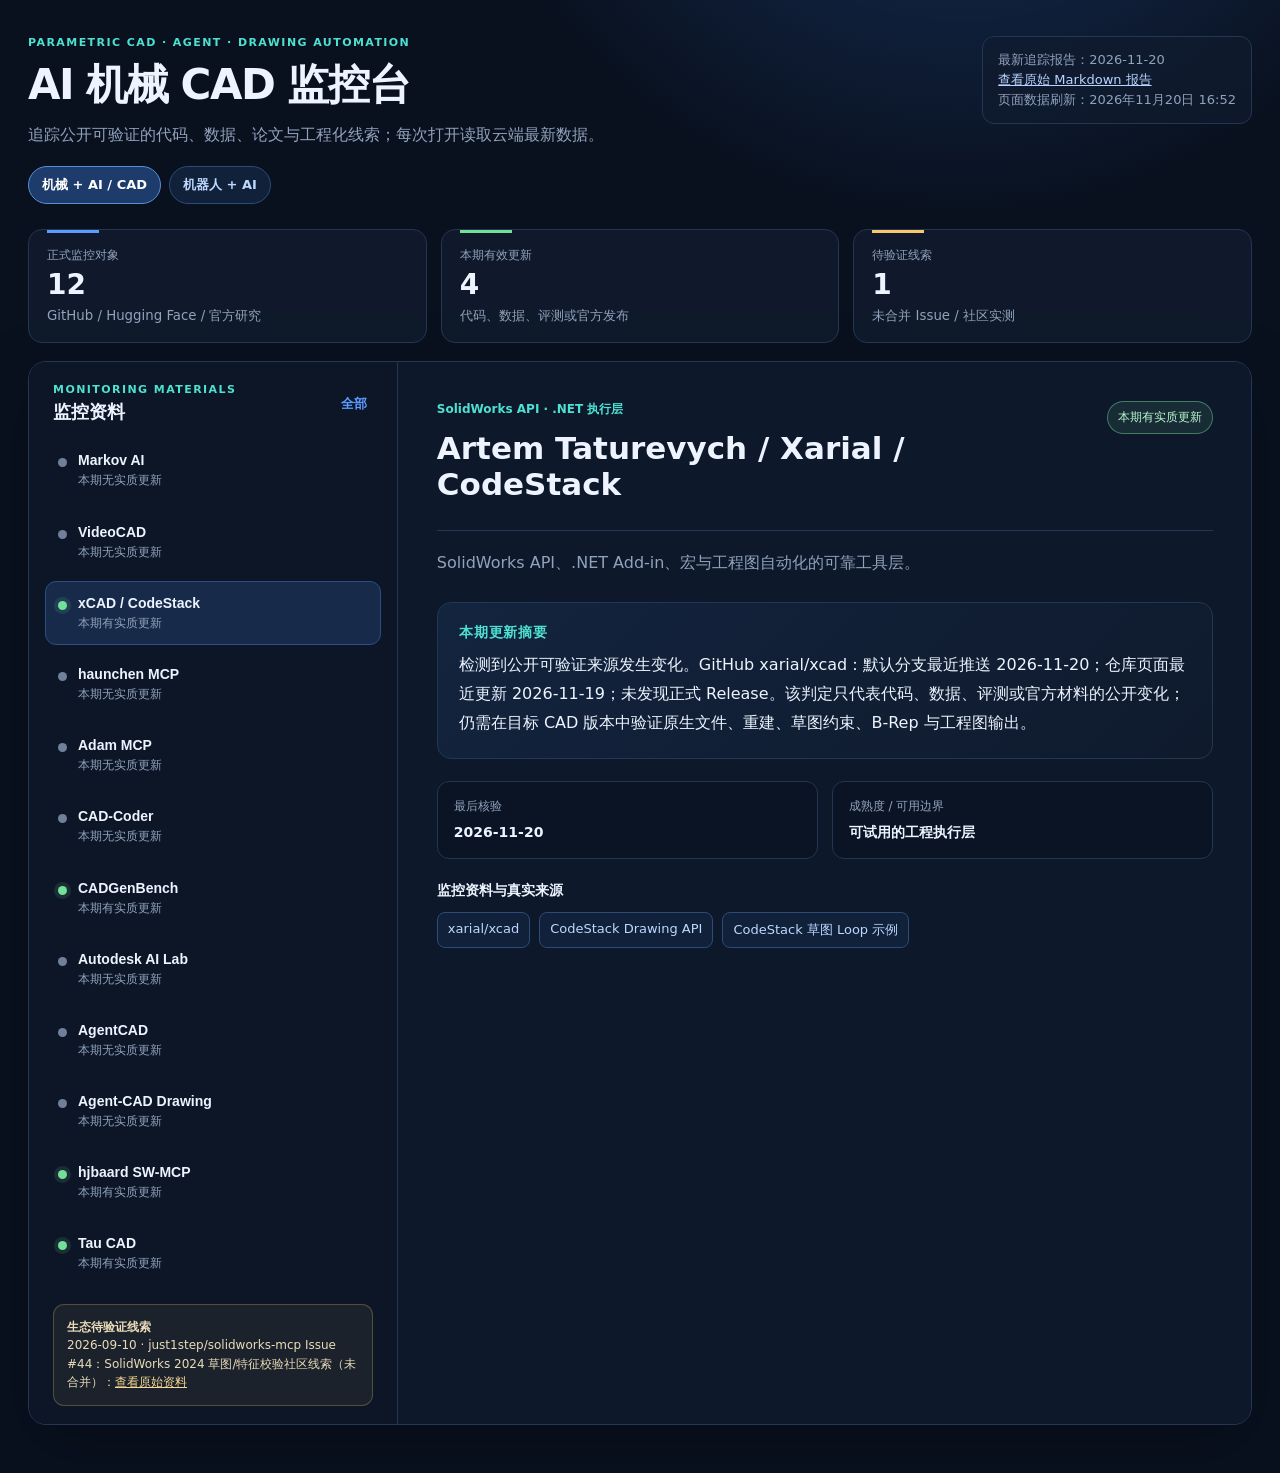
<file: docs/index.html>
<!doctype html>
<html lang="zh-CN">
<head>
  <meta charset="utf-8">
  <meta name="viewport" content="width=device-width, initial-scale=1">
  <meta name="theme-color" content="#0b1120">
  <title>AI 机械 CAD 监控台</title>
  <link rel="stylesheet" href="./styles.css">
</head>
<body data-track="mechanical_ai" data-data-url="./data/dashboard.json">
  <main class="app-shell">
    <header class="topbar">
      <div>
        <p class="eyebrow">PARAMETRIC CAD · AGENT · DRAWING AUTOMATION</p>
        <h1 id="page-title">AI 机械 CAD 监控台</h1>
        <p class="subtitle">追踪公开可验证的代码、数据、论文与工程化线索；每次打开读取云端最新数据。</p>
        <nav class="track-tabs" aria-label="监控方向"><a class="active" href="./">机械 + AI / CAD</a><a href="./robotics/">机器人 + AI</a></nav>
      </div>
      <div class="report-meta" id="report-meta" aria-live="polite"></div>
    </header>
    <section class="summary-row" aria-label="汇总状态"><div class="metric-card"><span class="metric-label">正式监控对象</span><strong id="monitor-count">—</strong><small>GitHub / Hugging Face / 官方研究</small></div><div class="metric-card good"><span class="metric-label">本期有效更新</span><strong id="update-count">—</strong><small>代码、数据、评测或官方发布</small></div><div class="metric-card watch"><span class="metric-label">待验证线索</span><strong id="signal-count">—</strong><small>未合并 Issue / 社区实测</small></div></section>
    <section class="workspace" aria-label="AI CAD 监控内容"><aside class="monitor-panel"><div class="panel-heading"><div><p class="eyebrow">MONITORING MATERIALS</p><h2>监控资料</h2></div><button id="show-all" class="text-button">全部</button></div><div id="monitor-list" class="monitor-list" role="list"></div><div class="signal-box" id="signal-box"></div></aside><section class="detail-panel" aria-live="polite"><div id="detail-content"></div></section></section>
  </main>
  <script src="./app.js"></script>
</body>
</html>
</file>
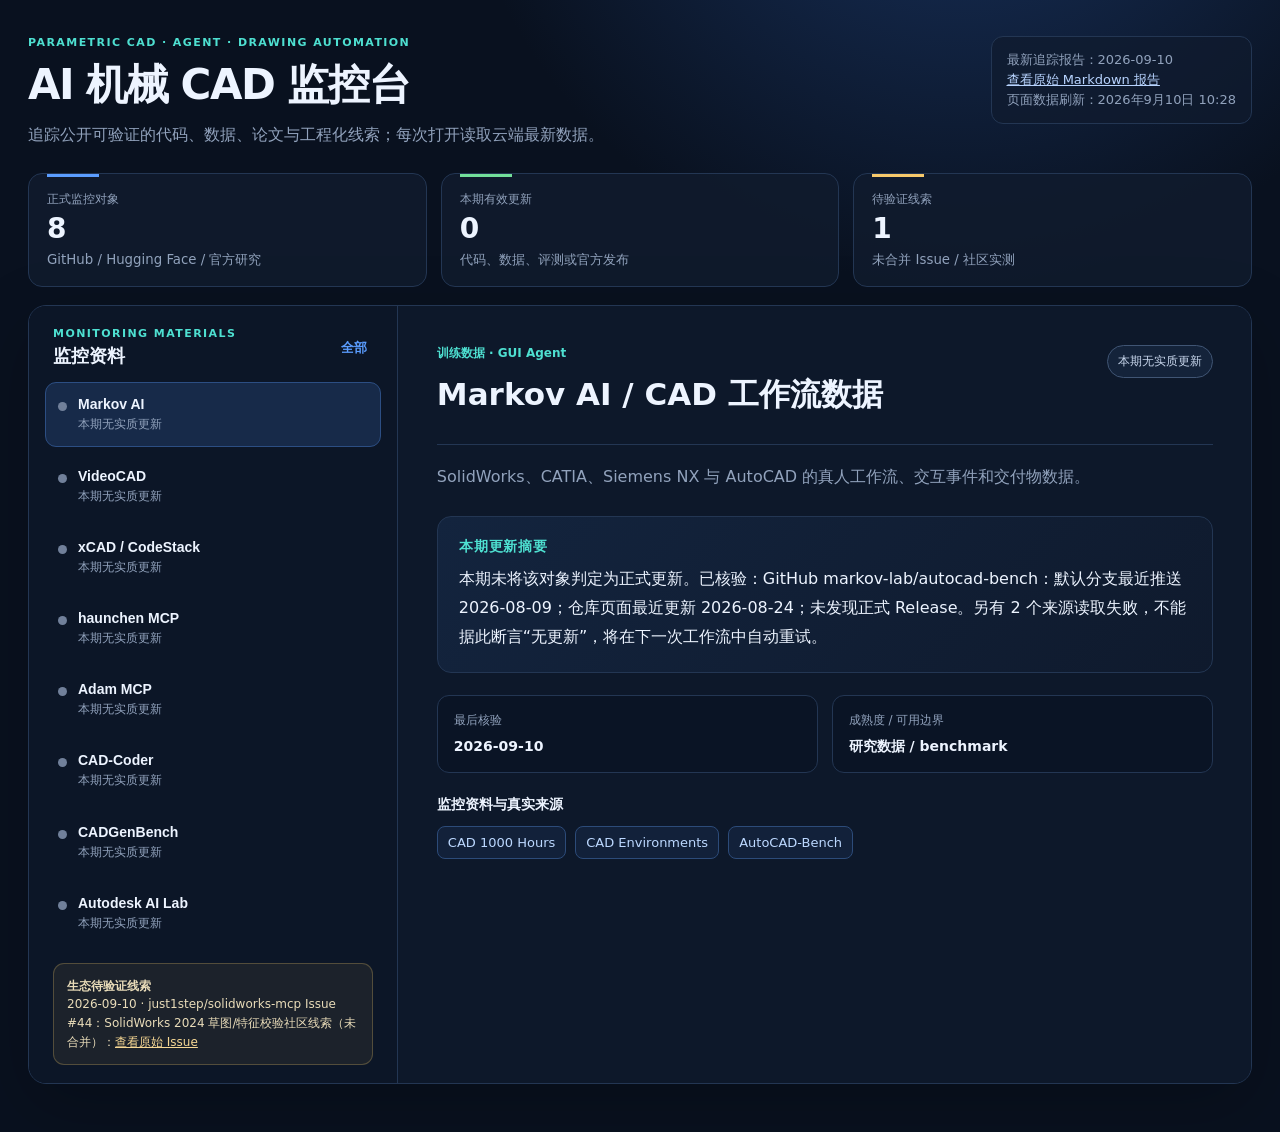
<file: site/index.html>
<!doctype html>
<html lang="zh-CN">
<head>
  <meta charset="utf-8">
  <meta name="viewport" content="width=device-width, initial-scale=1">
  <meta name="theme-color" content="#0b1120">
  <title>AI 机械 CAD 监控台</title>
  <link rel="stylesheet" href="./styles.css">
</head>
<body>
  <main class="app-shell">
    <header class="topbar">
      <div>
        <p class="eyebrow">PARAMETRIC CAD · AGENT · DRAWING AUTOMATION</p>
        <h1 id="page-title">AI 机械 CAD 监控台</h1>
        <p class="subtitle">追踪公开可验证的代码、数据、论文与工程化线索；每次打开读取云端最新数据。</p>
      </div>
      <div class="report-meta" id="report-meta" aria-live="polite"></div>
    </header>

    <section class="summary-row" aria-label="汇总状态">
      <div class="metric-card"><span class="metric-label">正式监控对象</span><strong id="monitor-count">—</strong><small>GitHub / Hugging Face / 官方研究</small></div>
      <div class="metric-card good"><span class="metric-label">本期有效更新</span><strong id="update-count">—</strong><small>代码、数据、评测或官方发布</small></div>
      <div class="metric-card watch"><span class="metric-label">待验证线索</span><strong id="signal-count">—</strong><small>未合并 Issue / 社区实测</small></div>
    </section>

    <section class="workspace" aria-label="AI CAD 监控内容">
      <aside class="monitor-panel">
        <div class="panel-heading">
          <div><p class="eyebrow">MONITORING MATERIALS</p><h2>监控资料</h2></div>
          <button id="show-all" class="text-button">全部</button>
        </div>
        <div id="monitor-list" class="monitor-list" role="list"></div>
        <div class="signal-box" id="signal-box"></div>
      </aside>

      <section class="detail-panel" aria-live="polite">
        <div id="detail-content"></div>
      </section>
    </section>
  </main>
  <template id="source-template"><a class="source-link" target="_blank" rel="noreferrer"></a></template>
  <script src="./app.js"></script>
</body>
</html>
</file>
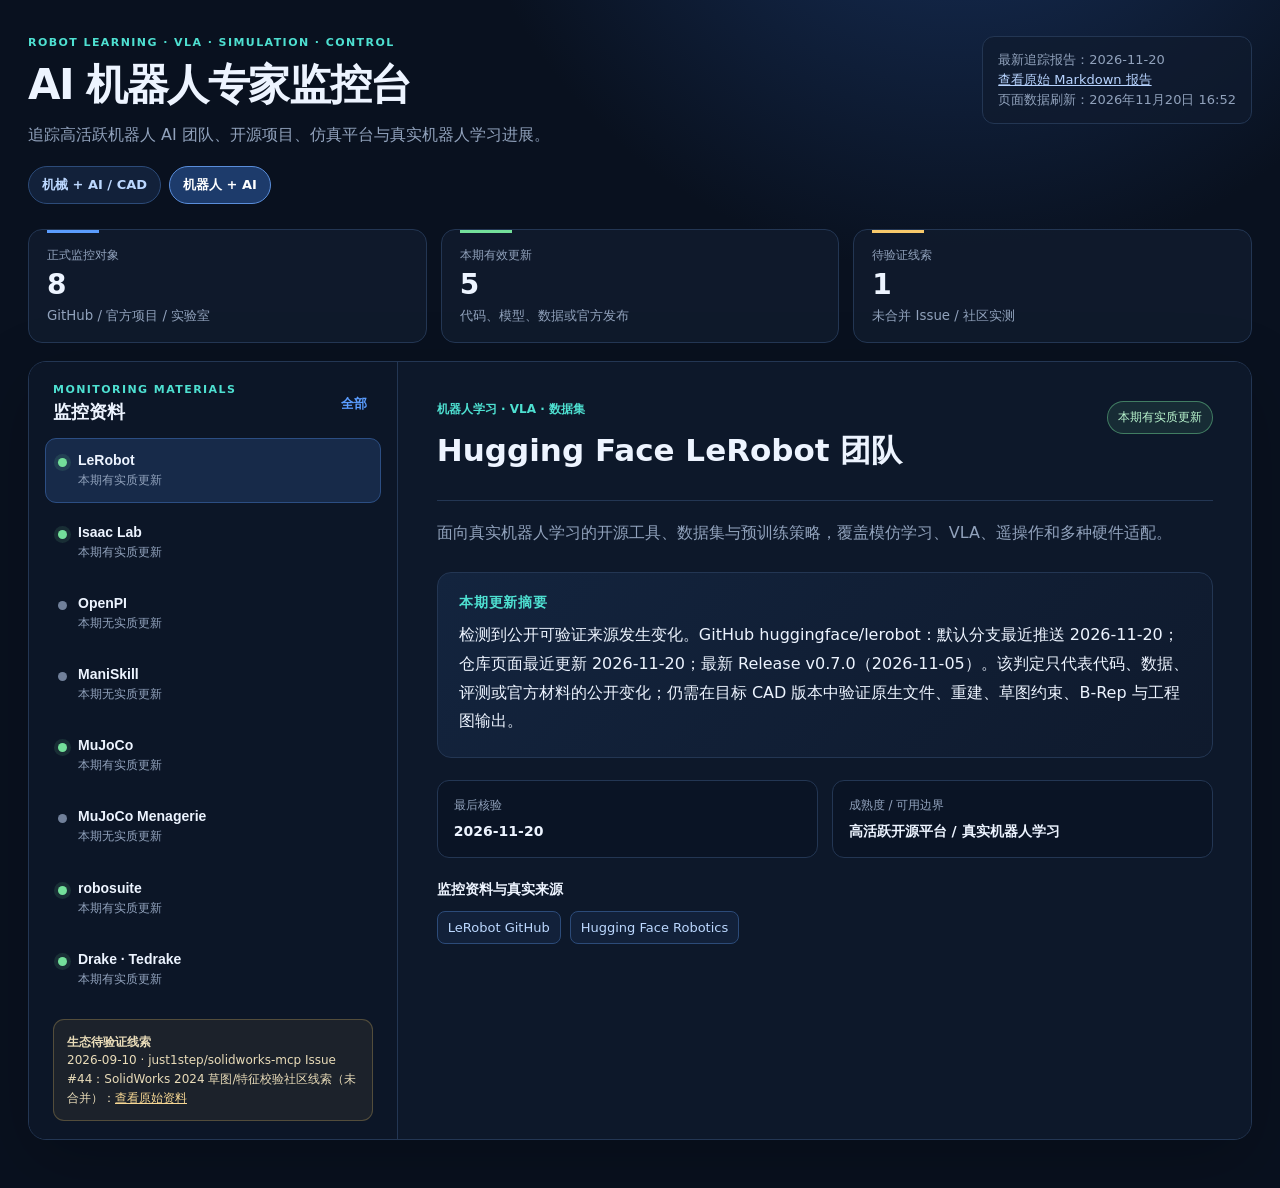
<file: docs/robotics/index.html>
<!doctype html>
<html lang="zh-CN">
<head>
  <meta charset="utf-8">
  <meta name="viewport" content="width=device-width, initial-scale=1">
  <meta name="theme-color" content="#0b1120">
  <title>AI 机器人专家监控台</title>
  <link rel="stylesheet" href="../styles.css">
</head>
<body data-track="robotics" data-data-url="../data/dashboard.json">
  <main class="app-shell">
    <header class="topbar">
      <div>
        <p class="eyebrow">ROBOT LEARNING · VLA · SIMULATION · CONTROL</p>
        <h1 id="page-title">AI 机器人专家监控台</h1>
        <p class="subtitle">追踪高活跃机器人 AI 团队、开源项目、仿真平台与真实机器人学习进展。</p>
        <nav class="track-tabs" aria-label="监控方向"><a href="../">机械 + AI / CAD</a><a class="active" href="./">机器人 + AI</a></nav>
      </div>
      <div class="report-meta" id="report-meta" aria-live="polite"></div>
    </header>
    <section class="summary-row" aria-label="汇总状态"><div class="metric-card"><span class="metric-label">正式监控对象</span><strong id="monitor-count">—</strong><small>GitHub / 官方项目 / 实验室</small></div><div class="metric-card good"><span class="metric-label">本期有效更新</span><strong id="update-count">—</strong><small>代码、模型、数据或官方发布</small></div><div class="metric-card watch"><span class="metric-label">待验证线索</span><strong id="signal-count">—</strong><small>未合并 Issue / 社区实测</small></div></section>
    <section class="workspace" aria-label="AI 机器人监控内容"><aside class="monitor-panel"><div class="panel-heading"><div><p class="eyebrow">MONITORING MATERIALS</p><h2>监控资料</h2></div><button id="show-all" class="text-button">全部</button></div><div id="monitor-list" class="monitor-list" role="list"></div><div class="signal-box" id="signal-box"></div></aside><section class="detail-panel" aria-live="polite"><div id="detail-content"></div></section></section>
  </main>
  <script src="../app.js"></script>
</body>
</html>
</file>
<file: docs/styles.css>
:root { color-scheme: dark; --bg:#09111f; --panel:#101b2e; --panel2:#0d1728; --line:#233653; --text:#edf4ff; --muted:#91a2bc; --blue:#5b9dff; --cyan:#4ee0d1; --yellow:#f7c96b; --red:#ff8c98; --green:#73df9a; }
* { box-sizing:border-box; }
body { margin:0; min-width:320px; background:radial-gradient(circle at 75% -20%, #193462 0, transparent 32rem), var(--bg); color:var(--text); font-family:"Segoe UI","Microsoft YaHei",system-ui,sans-serif; }
.app-shell { max-width:1540px; margin:0 auto; padding:36px 28px 48px; }
.topbar { display:flex; justify-content:space-between; gap:30px; align-items:flex-start; margin-bottom:25px; }
.eyebrow { color:var(--cyan); font-size:11px; letter-spacing:.13em; font-weight:700; margin:0 0 8px; }
h1,h2,h3,p { margin-top:0; } h1 { font-size:clamp(28px,4vw,42px); letter-spacing:-.035em; margin-bottom:9px; } h2 { margin:0; font-size:18px; } h3 { margin-bottom:9px; }
.subtitle { max-width:760px; margin-bottom:0; color:var(--muted); line-height:1.65; }
.report-meta { min-width:260px; border:1px solid var(--line); border-radius:12px; padding:13px 15px; background:rgba(16,27,46,.72); color:var(--muted); font-size:13px; line-height:1.55; }
.report-meta a { color:#b8d4ff; }
.summary-row { display:grid; grid-template-columns:repeat(3,minmax(0,1fr)); gap:14px; margin-bottom:18px; }
.metric-card { border:1px solid var(--line); background:rgba(16,27,46,.82); border-radius:14px; padding:17px 18px; position:relative; overflow:hidden; }
.metric-card::before { content:""; height:3px; width:52px; position:absolute; top:0; left:18px; background:var(--blue); }.metric-card.good::before{background:var(--green)}.metric-card.watch::before{background:var(--yellow)}
.metric-label { color:var(--muted); display:block; font-size:12px; }.metric-card strong{font-size:28px;display:block;margin:4px 0}.metric-card small{color:var(--muted)}
.workspace { min-height:610px; display:grid; grid-template-columns:minmax(300px, .78fr) minmax(0, 1.8fr); border:1px solid var(--line); border-radius:18px; overflow:hidden; box-shadow:0 22px 70px rgba(0,0,0,.22); }
.monitor-panel { background:rgba(13,23,40,.9); border-right:1px solid var(--line); padding:21px 16px 18px; }.panel-heading{display:flex;align-items:center;justify-content:space-between;padding:0 8px 14px}.panel-heading .eyebrow{margin-bottom:4px}.text-button{border:0;background:none;color:var(--blue);font-weight:700;cursor:pointer}
.monitor-list { display:grid; gap:7px; }.monitor-button { color:var(--text); text-align:left; background:transparent; border:1px solid transparent; border-radius:11px; padding:13px 12px; cursor:pointer; transition:.18s ease; display:grid; grid-template-columns:10px 1fr; gap:10px; }.monitor-button:hover{background:#13223b}.monitor-button.active{background:#172a49;border-color:#2c4e83}.state-dot{width:9px;height:9px;border-radius:50%;margin-top:6px;background:#71809a}.state-dot.updated{background:var(--green);box-shadow:0 0 0 4px rgba(115,223,154,.12)}.state-dot.watch_signal{background:var(--yellow);box-shadow:0 0 0 4px rgba(247,201,107,.1)}.monitor-button strong{font-size:14px;display:block}.monitor-button small{display:block;color:var(--muted);font-size:12px;margin-top:4px;line-height:1.35}
.signal-box{margin:18px 8px 0;padding:13px;border:1px solid rgba(247,201,107,.25);background:rgba(247,201,107,.065);border-radius:11px;color:#e9dcb9;font-size:12px;line-height:1.55}.signal-box a{color:#f7d894}
.detail-panel { background:rgba(16,27,46,.72); padding:clamp(22px,3vw,44px); }.detail-header{display:flex;justify-content:space-between;gap:18px;align-items:flex-start;border-bottom:1px solid var(--line);padding-bottom:21px}.detail-header h2{font-size:clamp(22px,3vw,31px);margin-bottom:7px}.category{color:var(--cyan);font-size:12px;font-weight:700}.status-badge{font-size:12px;white-space:nowrap;padding:7px 10px;border-radius:999px;border:1px solid #405574;color:#c9d7ed;background:#14233a}.status-badge.updated{color:#baf6cf;border-color:rgba(115,223,154,.45);background:rgba(115,223,154,.1)}.status-badge.watch_signal{color:#ffe1a0;border-color:rgba(247,201,107,.45);background:rgba(247,201,107,.1)}
.detail-desc{color:var(--muted);line-height:1.7;margin:18px 0 26px;max-width:850px}.summary-card{padding:21px;border:1px solid var(--line);border-radius:14px;background:linear-gradient(135deg,#13243e,#0f1a2d);margin-bottom:22px}.summary-card h3{font-size:14px;color:var(--cyan);letter-spacing:.06em;text-transform:uppercase}.summary-card p{white-space:pre-line;line-height:1.8;margin-bottom:0}.detail-grid{display:grid;grid-template-columns:repeat(2,minmax(0,1fr));gap:14px}.fact-box{background:rgba(7,15,28,.36);border:1px solid var(--line);border-radius:12px;padding:16px}.fact-box span{display:block;font-size:12px;color:var(--muted);margin-bottom:7px}.fact-box strong{font-size:14px}.sources{margin-top:23px}.sources h3{font-size:14px;margin-bottom:12px}.source-links{display:flex;flex-wrap:wrap;gap:9px}.source-link{border:1px solid #2c4b79;background:#12213a;border-radius:8px;padding:8px 10px;color:#bcd8ff;text-decoration:none;font-size:13px}.source-link:hover{background:#19325a}.all-updates{display:grid;gap:12px}.all-card{border:1px solid var(--line);background:rgba(7,15,28,.22);border-radius:12px;padding:15px;cursor:pointer}.all-card:hover{border-color:#3a629d}.all-card h3{font-size:16px;margin-bottom:6px}.all-card p{color:var(--muted);line-height:1.55;margin-bottom:0;font-size:13px}
@media (max-width:900px){.app-shell{padding:24px 16px}.topbar{display:block}.report-meta{margin-top:18px}.summary-row{grid-template-columns:1fr}.workspace{grid-template-columns:1fr}.monitor-panel{border-right:0;border-bottom:1px solid var(--line)}.monitor-list{grid-template-columns:repeat(2,minmax(0,1fr))}.detail-panel{padding:24px}.detail-grid{grid-template-columns:1fr}}
@media (max-width:560px){.monitor-list{grid-template-columns:1fr}.detail-header{display:block}.status-badge{display:inline-block;margin-top:12px}}
.track-tabs { display:flex; flex-wrap:wrap; gap:8px; margin-top:18px; }
.track-tabs a { display:inline-flex; align-items:center; padding:9px 13px; border:1px solid #2c4b79; border-radius:999px; background:#12213a; color:#bcd8ff; text-decoration:none; font-size:13px; font-weight:700; transition:.18s ease; }
.track-tabs a:hover, .track-tabs a.active { background:#1d3b6b; border-color:#5a8edb; color:#fff; }
</file>
<file: site/styles.css>
:root { color-scheme: dark; --bg:#09111f; --panel:#101b2e; --panel2:#0d1728; --line:#233653; --text:#edf4ff; --muted:#91a2bc; --blue:#5b9dff; --cyan:#4ee0d1; --yellow:#f7c96b; --red:#ff8c98; --green:#73df9a; }
* { box-sizing:border-box; }
body { margin:0; min-width:320px; background:radial-gradient(circle at 75% -20%, #193462 0, transparent 32rem), var(--bg); color:var(--text); font-family:"Segoe UI","Microsoft YaHei",system-ui,sans-serif; }
.app-shell { max-width:1540px; margin:0 auto; padding:36px 28px 48px; }
.topbar { display:flex; justify-content:space-between; gap:30px; align-items:flex-start; margin-bottom:25px; }
.eyebrow { color:var(--cyan); font-size:11px; letter-spacing:.13em; font-weight:700; margin:0 0 8px; }
h1,h2,h3,p { margin-top:0; } h1 { font-size:clamp(28px,4vw,42px); letter-spacing:-.035em; margin-bottom:9px; } h2 { margin:0; font-size:18px; } h3 { margin-bottom:9px; }
.subtitle { max-width:760px; margin-bottom:0; color:var(--muted); line-height:1.65; }
.report-meta { min-width:260px; border:1px solid var(--line); border-radius:12px; padding:13px 15px; background:rgba(16,27,46,.72); color:var(--muted); font-size:13px; line-height:1.55; }
.report-meta a { color:#b8d4ff; }
.summary-row { display:grid; grid-template-columns:repeat(3,minmax(0,1fr)); gap:14px; margin-bottom:18px; }
.metric-card { border:1px solid var(--line); background:rgba(16,27,46,.82); border-radius:14px; padding:17px 18px; position:relative; overflow:hidden; }
.metric-card::before { content:""; height:3px; width:52px; position:absolute; top:0; left:18px; background:var(--blue); }.metric-card.good::before{background:var(--green)}.metric-card.watch::before{background:var(--yellow)}
.metric-label { color:var(--muted); display:block; font-size:12px; }.metric-card strong{font-size:28px;display:block;margin:4px 0}.metric-card small{color:var(--muted)}
.workspace { min-height:610px; display:grid; grid-template-columns:minmax(300px, .78fr) minmax(0, 1.8fr); border:1px solid var(--line); border-radius:18px; overflow:hidden; box-shadow:0 22px 70px rgba(0,0,0,.22); }
.monitor-panel { background:rgba(13,23,40,.9); border-right:1px solid var(--line); padding:21px 16px 18px; }.panel-heading{display:flex;align-items:center;justify-content:space-between;padding:0 8px 14px}.panel-heading .eyebrow{margin-bottom:4px}.text-button{border:0;background:none;color:var(--blue);font-weight:700;cursor:pointer}
.monitor-list { display:grid; gap:7px; }.monitor-button { color:var(--text); text-align:left; background:transparent; border:1px solid transparent; border-radius:11px; padding:13px 12px; cursor:pointer; transition:.18s ease; display:grid; grid-template-columns:10px 1fr; gap:10px; }.monitor-button:hover{background:#13223b}.monitor-button.active{background:#172a49;border-color:#2c4e83}.state-dot{width:9px;height:9px;border-radius:50%;margin-top:6px;background:#71809a}.state-dot.updated{background:var(--green);box-shadow:0 0 0 4px rgba(115,223,154,.12)}.state-dot.watch_signal{background:var(--yellow);box-shadow:0 0 0 4px rgba(247,201,107,.1)}.monitor-button strong{font-size:14px;display:block}.monitor-button small{display:block;color:var(--muted);font-size:12px;margin-top:4px;line-height:1.35}
.signal-box{margin:18px 8px 0;padding:13px;border:1px solid rgba(247,201,107,.25);background:rgba(247,201,107,.065);border-radius:11px;color:#e9dcb9;font-size:12px;line-height:1.55}.signal-box a{color:#f7d894}
.detail-panel { background:rgba(16,27,46,.72); padding:clamp(22px,3vw,44px); }.detail-header{display:flex;justify-content:space-between;gap:18px;align-items:flex-start;border-bottom:1px solid var(--line);padding-bottom:21px}.detail-header h2{font-size:clamp(22px,3vw,31px);margin-bottom:7px}.category{color:var(--cyan);font-size:12px;font-weight:700}.status-badge{font-size:12px;white-space:nowrap;padding:7px 10px;border-radius:999px;border:1px solid #405574;color:#c9d7ed;background:#14233a}.status-badge.updated{color:#baf6cf;border-color:rgba(115,223,154,.45);background:rgba(115,223,154,.1)}.status-badge.watch_signal{color:#ffe1a0;border-color:rgba(247,201,107,.45);background:rgba(247,201,107,.1)}
.detail-desc{color:var(--muted);line-height:1.7;margin:18px 0 26px;max-width:850px}.summary-card{padding:21px;border:1px solid var(--line);border-radius:14px;background:linear-gradient(135deg,#13243e,#0f1a2d);margin-bottom:22px}.summary-card h3{font-size:14px;color:var(--cyan);letter-spacing:.06em;text-transform:uppercase}.summary-card p{white-space:pre-line;line-height:1.8;margin-bottom:0}.detail-grid{display:grid;grid-template-columns:repeat(2,minmax(0,1fr));gap:14px}.fact-box{background:rgba(7,15,28,.36);border:1px solid var(--line);border-radius:12px;padding:16px}.fact-box span{display:block;font-size:12px;color:var(--muted);margin-bottom:7px}.fact-box strong{font-size:14px}.sources{margin-top:23px}.sources h3{font-size:14px;margin-bottom:12px}.source-links{display:flex;flex-wrap:wrap;gap:9px}.source-link{border:1px solid #2c4b79;background:#12213a;border-radius:8px;padding:8px 10px;color:#bcd8ff;text-decoration:none;font-size:13px}.source-link:hover{background:#19325a}.all-updates{display:grid;gap:12px}.all-card{border:1px solid var(--line);background:rgba(7,15,28,.22);border-radius:12px;padding:15px;cursor:pointer}.all-card:hover{border-color:#3a629d}.all-card h3{font-size:16px;margin-bottom:6px}.all-card p{color:var(--muted);line-height:1.55;margin-bottom:0;font-size:13px}
@media (max-width:900px){.app-shell{padding:24px 16px}.topbar{display:block}.report-meta{margin-top:18px}.summary-row{grid-template-columns:1fr}.workspace{grid-template-columns:1fr}.monitor-panel{border-right:0;border-bottom:1px solid var(--line)}.monitor-list{grid-template-columns:repeat(2,minmax(0,1fr))}.detail-panel{padding:24px}.detail-grid{grid-template-columns:1fr}}
@media (max-width:560px){.monitor-list{grid-template-columns:1fr}.detail-header{display:block}.status-badge{display:inline-block;margin-top:12px}}
</file>
